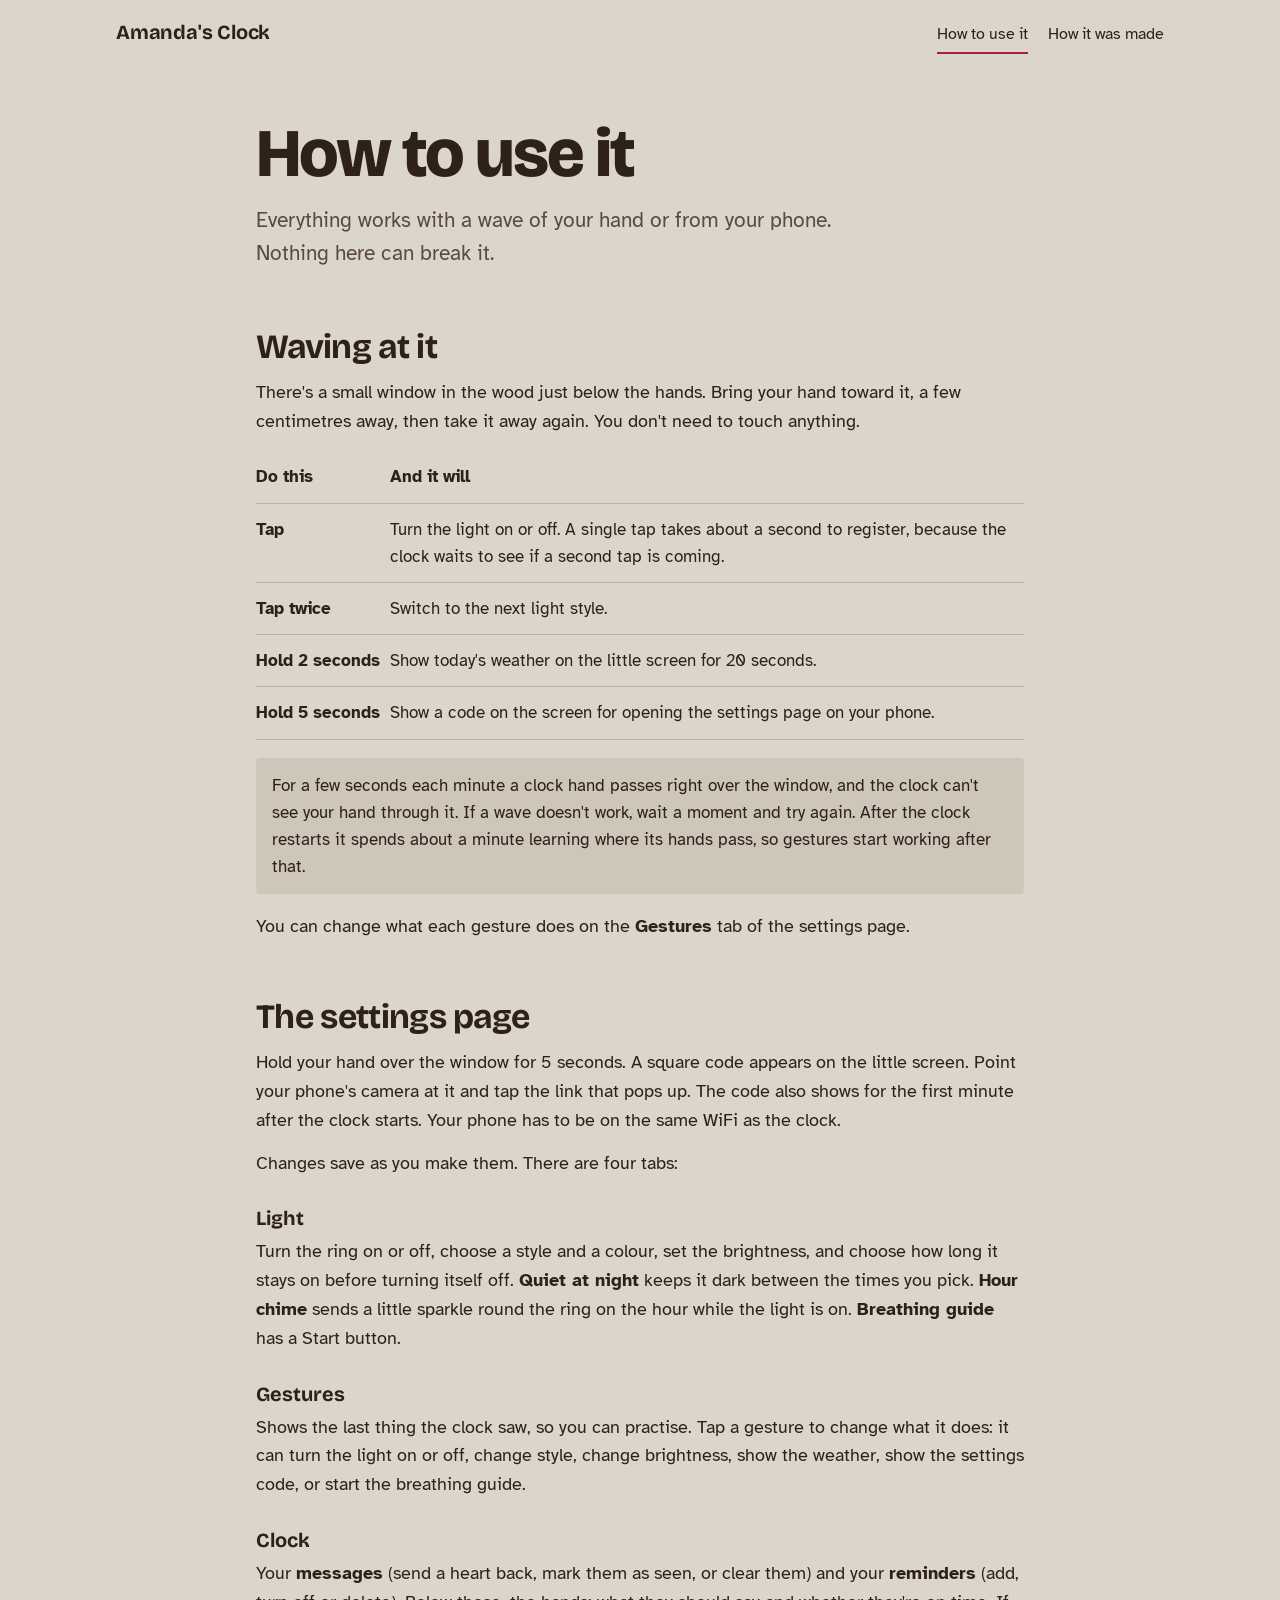
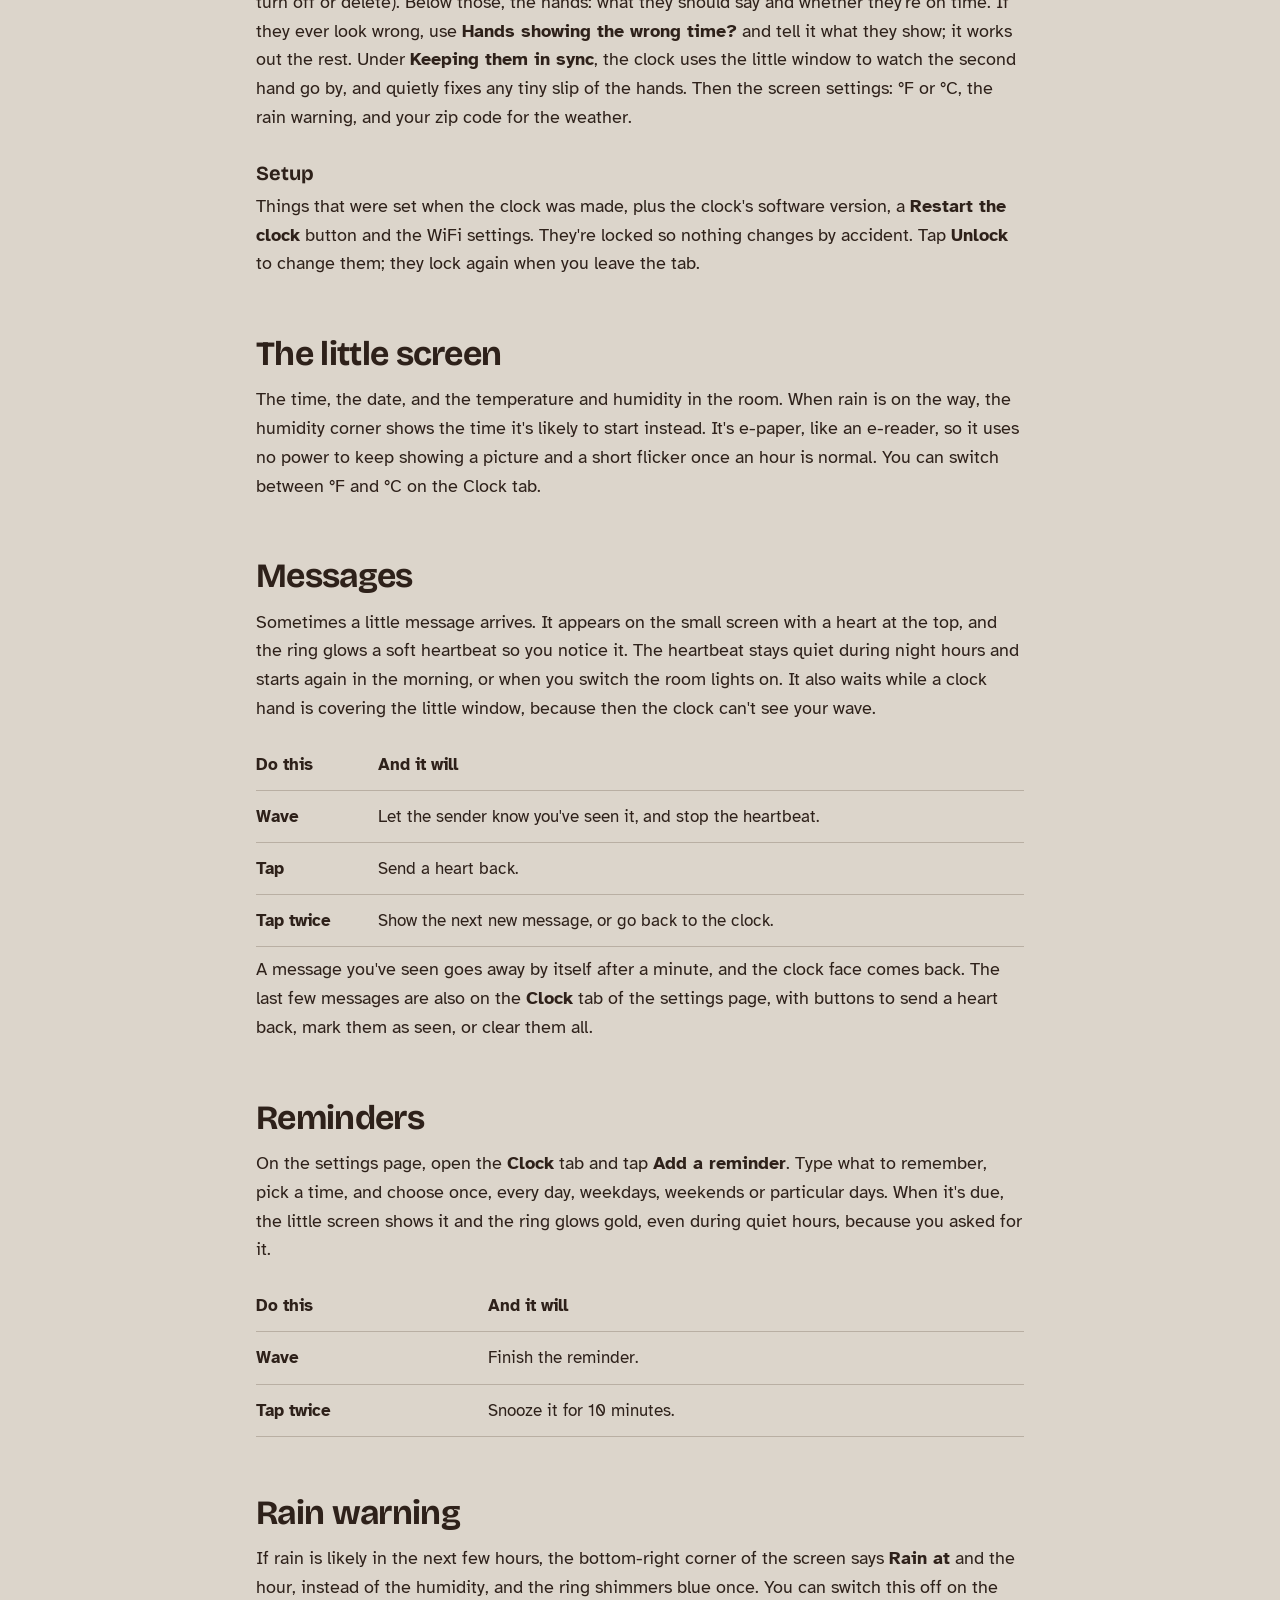
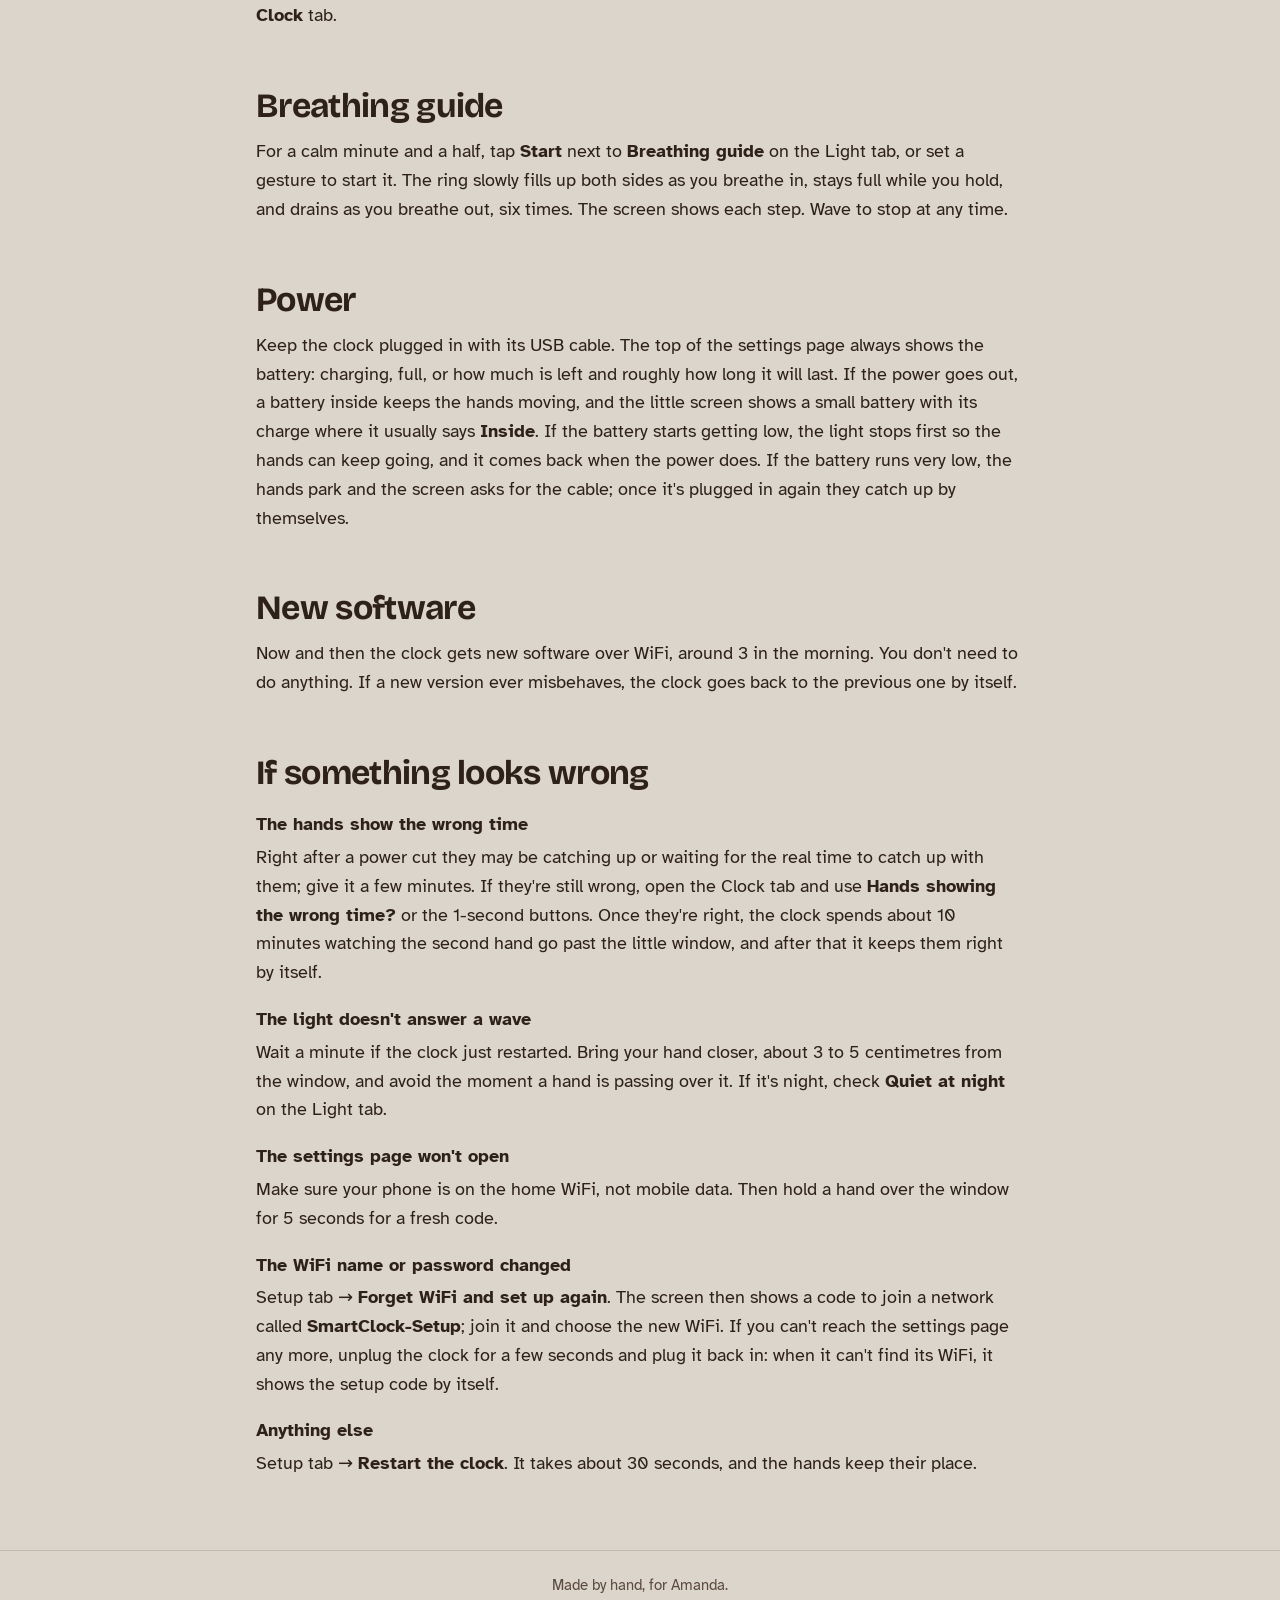
<file: site/guide/index.html>
<!doctype html>
<html lang="en">
<head>
<meta charset="utf-8">
<meta name="viewport" content="width=device-width,initial-scale=1">
<title>How to use it · Amanda's Clock</title>
<meta name="description" content="How to use Amanda's Clock: gestures, the settings page, the light, the screen, and what to do if something looks wrong.">
<link rel="preconnect" href="https://fonts.googleapis.com">
<link rel="preconnect" href="https://fonts.gstatic.com" crossorigin>
<link href="https://fonts.googleapis.com/css2?family=Atkinson+Hyperlegible:wght@400;700&family=Bricolage+Grotesque:opsz,wght@12..96,700;12..96,800&display=swap" rel="stylesheet">
<link rel="stylesheet" href="../style.css">
</head>
<body>
<header class="bar">
  <a class="home" href="../">Amanda's Clock</a>
  <nav aria-label="Pages"><a href="./" aria-current="page">How to use it</a><a href="../story/">How it was made</a></nav>
</header>

<main class="read">
<div class="col">
  <h1 class="page">How to use it</h1>
  <p class="lede">Everything works with a wave of your hand or from your phone. Nothing here can break it.</p>

  <h2>Waving at it</h2>
  <p>There's a small window in the wood just below the hands. Bring your hand toward it, a few centimetres away, then take it away again. You don't need to touch anything.</p>
  <table class="gestures">
    <thead><tr><th scope="col">Do this</th><th scope="col">And it will</th></tr></thead>
    <tbody>
      <tr><td>Tap</td><td>Turn the light on or off. A single tap takes about a second to register, because the clock waits to see if a second tap is coming.</td></tr>
      <tr><td>Tap twice</td><td>Switch to the next light style.</td></tr>
      <tr><td>Hold 2 seconds</td><td>Show today's weather on the little screen for 20 seconds.</td></tr>
      <tr><td>Hold 5 seconds</td><td>Show a code on the screen for opening the settings page on your phone.</td></tr>
    </tbody>
  </table>
  <p class="tip">For a few seconds each minute a clock hand passes right over the window, and the clock can't see your hand through it. If a wave doesn't work, wait a moment and try again. After the clock restarts it spends about a minute learning where its hands pass, so gestures start working after that.</p>
  <p>You can change what each gesture does on the <b>Gestures</b> tab of the settings page.</p>

  <h2>The settings page</h2>
  <p>Hold your hand over the window for 5 seconds. A square code appears on the little screen. Point your phone's camera at it and tap the link that pops up. The code also shows for the first minute after the clock starts. Your phone has to be on the same WiFi as the clock.</p>
  <p>Changes save as you make them. There are four tabs:</p>
  <h3>Light</h3>
  <p>Turn the ring on or off, choose a style and a colour, set the brightness, and choose how long it stays on before turning itself off. <b>Quiet at night</b> keeps it dark between the times you pick. <b>Hour chime</b> sends a little sparkle round the ring on the hour while the light is on. <b>Breathing guide</b> has a Start button.</p>
  <h3>Gestures</h3>
  <p>Shows the last thing the clock saw, so you can practise. Tap a gesture to change what it does: it can turn the light on or off, change style, change brightness, show the weather, show the settings code, or start the breathing guide.</p>
  <h3>Clock</h3>
  <p>Your <b>messages</b> (send a heart back, mark them as seen, or clear them) and your <b>reminders</b> (add, turn off or delete). Below those, the hands: what they should say and whether they're on time. If they ever look wrong, use <b>Hands showing the wrong time?</b> and tell it what they show; it works out the rest. Under <b>Keeping them in sync</b>, the clock uses the little window to watch the second hand go by, and quietly fixes any tiny slip of the hands. Then the screen settings: °F or °C, the rain warning, and your zip code for the weather.</p>
  <h3>Setup</h3>
  <p>Things that were set when the clock was made, plus the clock's software version, a <b>Restart the clock</b> button and the WiFi settings. They're locked so nothing changes by accident. Tap <b>Unlock</b> to change them; they lock again when you leave the tab.</p>

  <h2>The little screen</h2>
  <p>The time, the date, and the temperature and humidity in the room. When rain is on the way, the humidity corner shows the time it's likely to start instead. It's e-paper, like an e-reader, so it uses no power to keep showing a picture and a short flicker once an hour is normal. You can switch between °F and °C on the Clock tab.</p>

  <h2>Messages</h2>
  <p>Sometimes a little message arrives. It appears on the small screen with a heart at the top, and the ring glows a soft heartbeat so you notice it. The heartbeat stays quiet during night hours and starts again in the morning, or when you switch the room lights on. It also waits while a clock hand is covering the little window, because then the clock can't see your wave.</p>
  <table class="gestures">
    <thead><tr><th scope="col">Do this</th><th scope="col">And it will</th></tr></thead>
    <tbody>
      <tr><td>Wave</td><td>Let the sender know you've seen it, and stop the heartbeat.</td></tr>
      <tr><td>Tap</td><td>Send a heart back.</td></tr>
      <tr><td>Tap twice</td><td>Show the next new message, or go back to the clock.</td></tr>
    </tbody>
  </table>
  <p>A message you've seen goes away by itself after a minute, and the clock face comes back. The last few messages are also on the <b>Clock</b> tab of the settings page, with buttons to send a heart back, mark them as seen, or clear them all.</p>

  <h2>Reminders</h2>
  <p>On the settings page, open the <b>Clock</b> tab and tap <b>Add a reminder</b>. Type what to remember, pick a time, and choose once, every day, weekdays, weekends or particular days. When it's due, the little screen shows it and the ring glows gold, even during quiet hours, because you asked for it.</p>
  <table class="gestures">
    <thead><tr><th scope="col">Do this</th><th scope="col">And it will</th></tr></thead>
    <tbody>
      <tr><td>Wave</td><td>Finish the reminder.</td></tr>
      <tr><td>Tap twice</td><td>Snooze it for 10 minutes.</td></tr>
    </tbody>
  </table>

  <h2>Rain warning</h2>
  <p>If rain is likely in the next few hours, the bottom-right corner of the screen says <b>Rain at</b> and the hour, instead of the humidity, and the ring shimmers blue once. You can switch this off on the <b>Clock</b> tab.</p>

  <h2>Breathing guide</h2>
  <p>For a calm minute and a half, tap <b>Start</b> next to <b>Breathing guide</b> on the Light tab, or set a gesture to start it. The ring slowly fills up both sides as you breathe in, stays full while you hold, and drains as you breathe out, six times. The screen shows each step. Wave to stop at any time.</p>

  <h2>Power</h2>
  <p>Keep the clock plugged in with its USB cable. The top of the settings page always shows the battery: charging, full, or how much is left and roughly how long it will last. If the power goes out, a battery inside keeps the hands moving, and the little screen shows a small battery with its charge where it usually says <b>Inside</b>. If the battery starts getting low, the light stops first so the hands can keep going, and it comes back when the power does. If the battery runs very low, the hands park and the screen asks for the cable; once it's plugged in again they catch up by themselves.</p>

  <h2>New software</h2>
  <p>Now and then the clock gets new software over WiFi, around 3 in the morning. You don't need to do anything. If a new version ever misbehaves, the clock goes back to the previous one by itself.</p>

  <h2>If something looks wrong</h2>
  <dl class="fix">
    <dt>The hands show the wrong time</dt>
    <dd>Right after a power cut they may be catching up or waiting for the real time to catch up with them; give it a few minutes. If they're still wrong, open the Clock tab and use <b>Hands showing the wrong time?</b> or the 1-second buttons. Once they're right, the clock spends about 10 minutes watching the second hand go past the little window, and after that it keeps them right by itself.</dd>
    <dt>The light doesn't answer a wave</dt>
    <dd>Wait a minute if the clock just restarted. Bring your hand closer, about 3 to 5 centimetres from the window, and avoid the moment a hand is passing over it. If it's night, check <b>Quiet at night</b> on the Light tab.</dd>
    <dt>The settings page won't open</dt>
    <dd>Make sure your phone is on the home WiFi, not mobile data. Then hold a hand over the window for 5 seconds for a fresh code.</dd>
    <dt>The WiFi name or password changed</dt>
    <dd>Setup tab → <b>Forget WiFi and set up again</b>. The screen then shows a code to join a network called <b>SmartClock-Setup</b>; join it and choose the new WiFi. If you can't reach the settings page any more, unplug the clock for a few seconds and plug it back in: when it can't find its WiFi, it shows the setup code by itself.</dd>
    <dt>Anything else</dt>
    <dd>Setup tab → <b>Restart the clock</b>. It takes about 30 seconds, and the hands keep their place.</dd>
  </dl>
</div>
</main>

<footer>Made by hand, for Amanda.</footer>
</body>
</html>
</file>
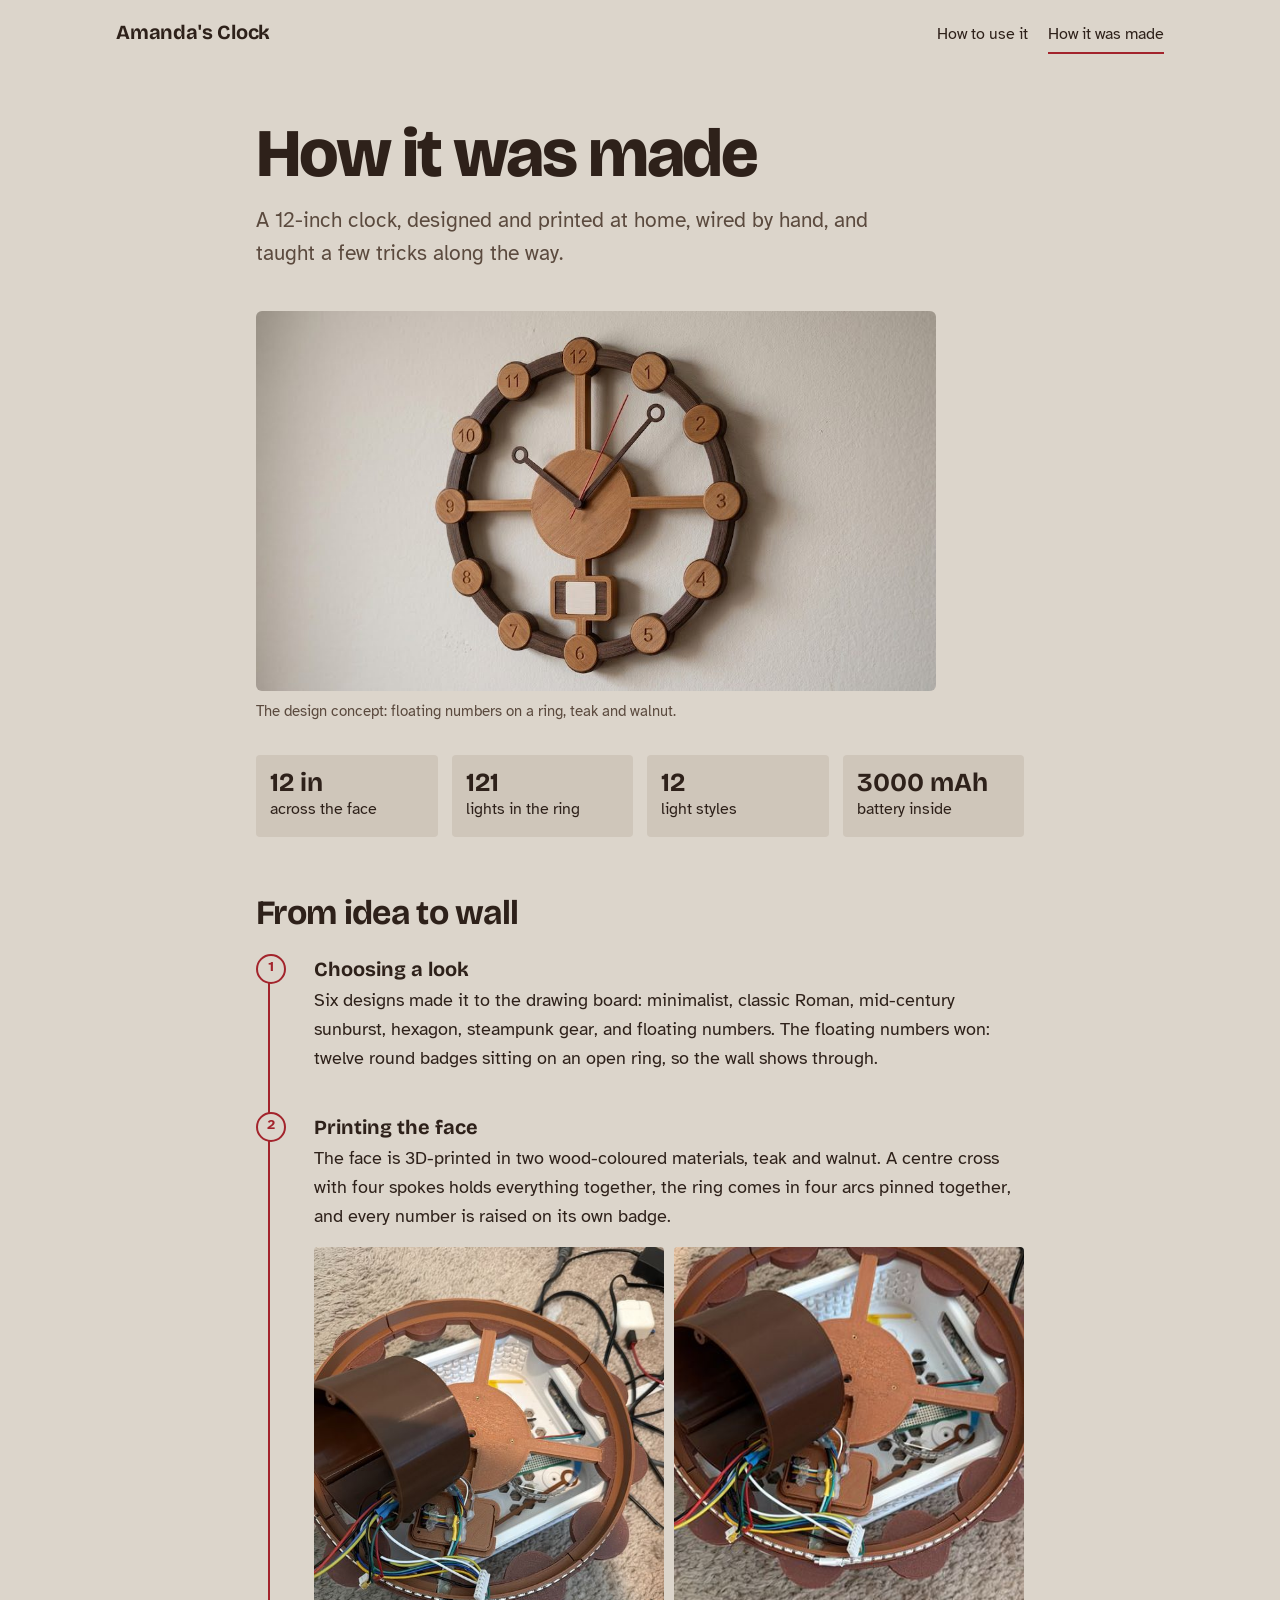
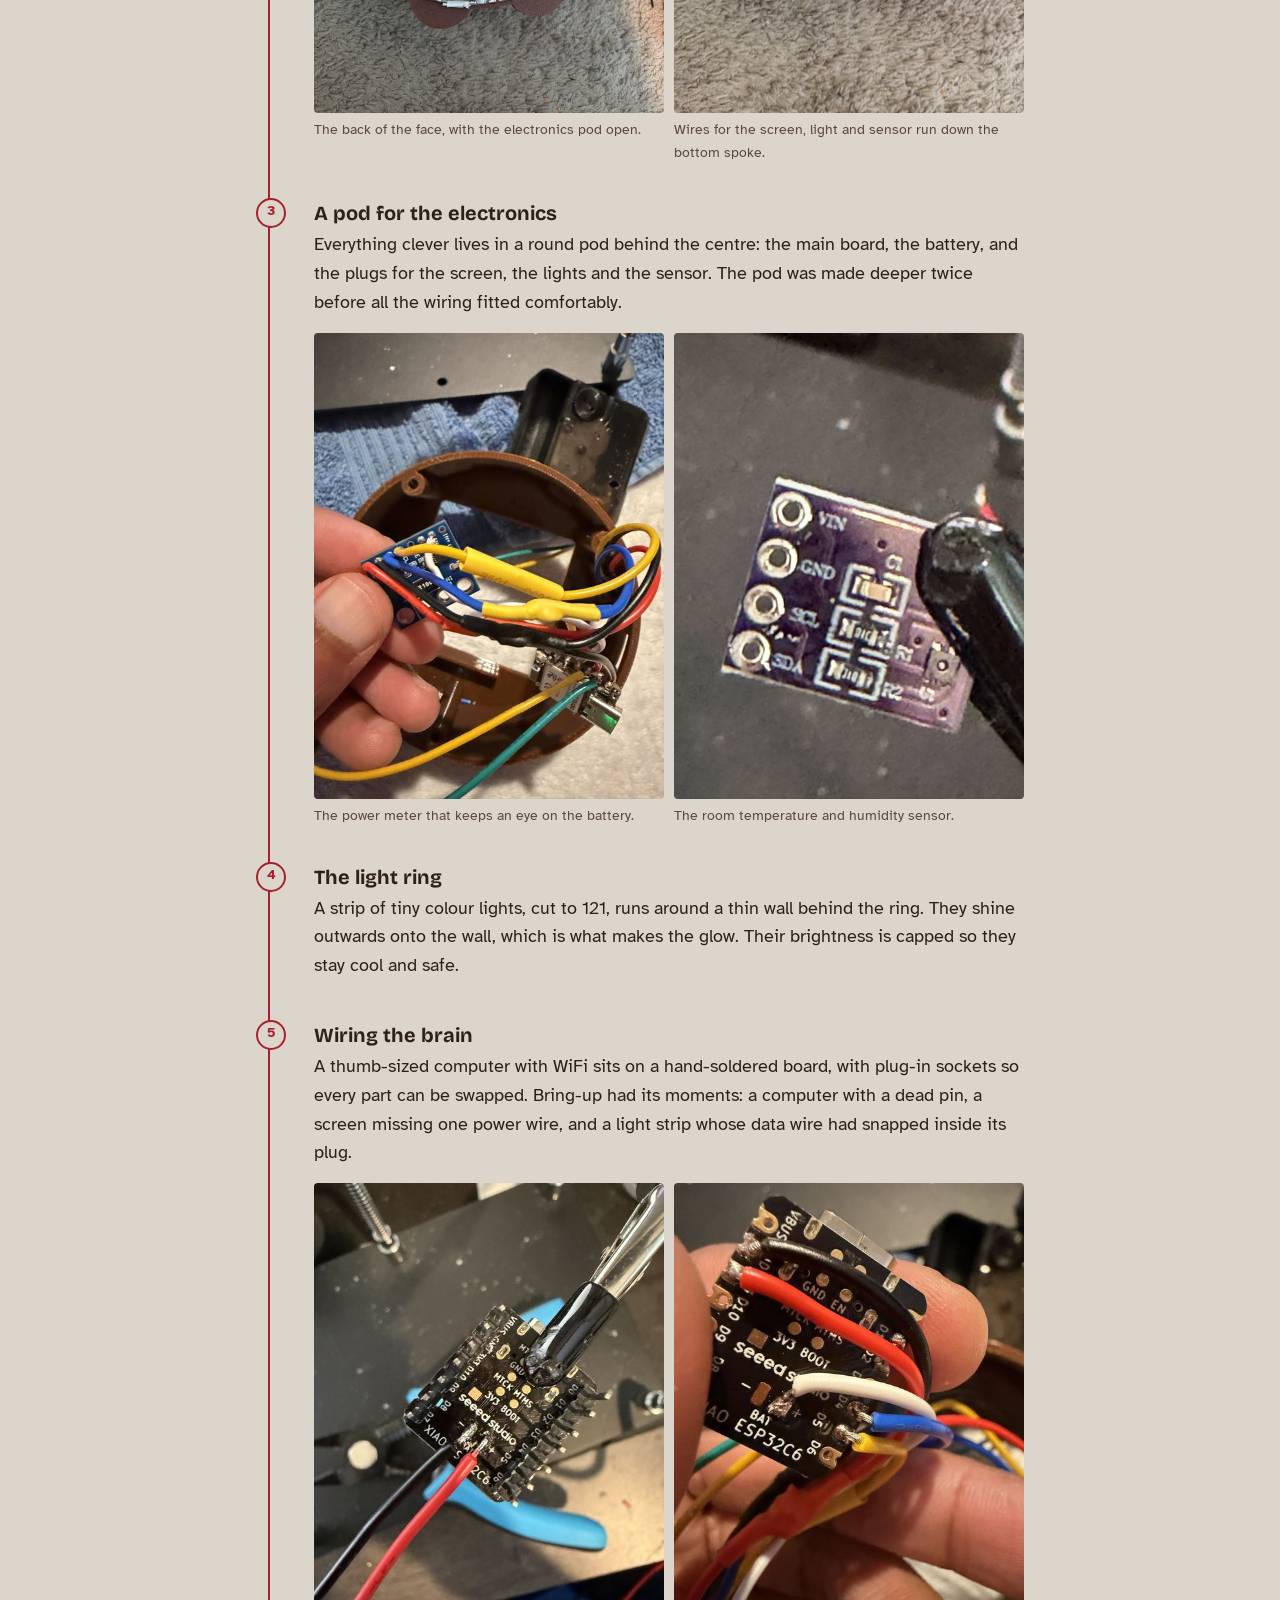
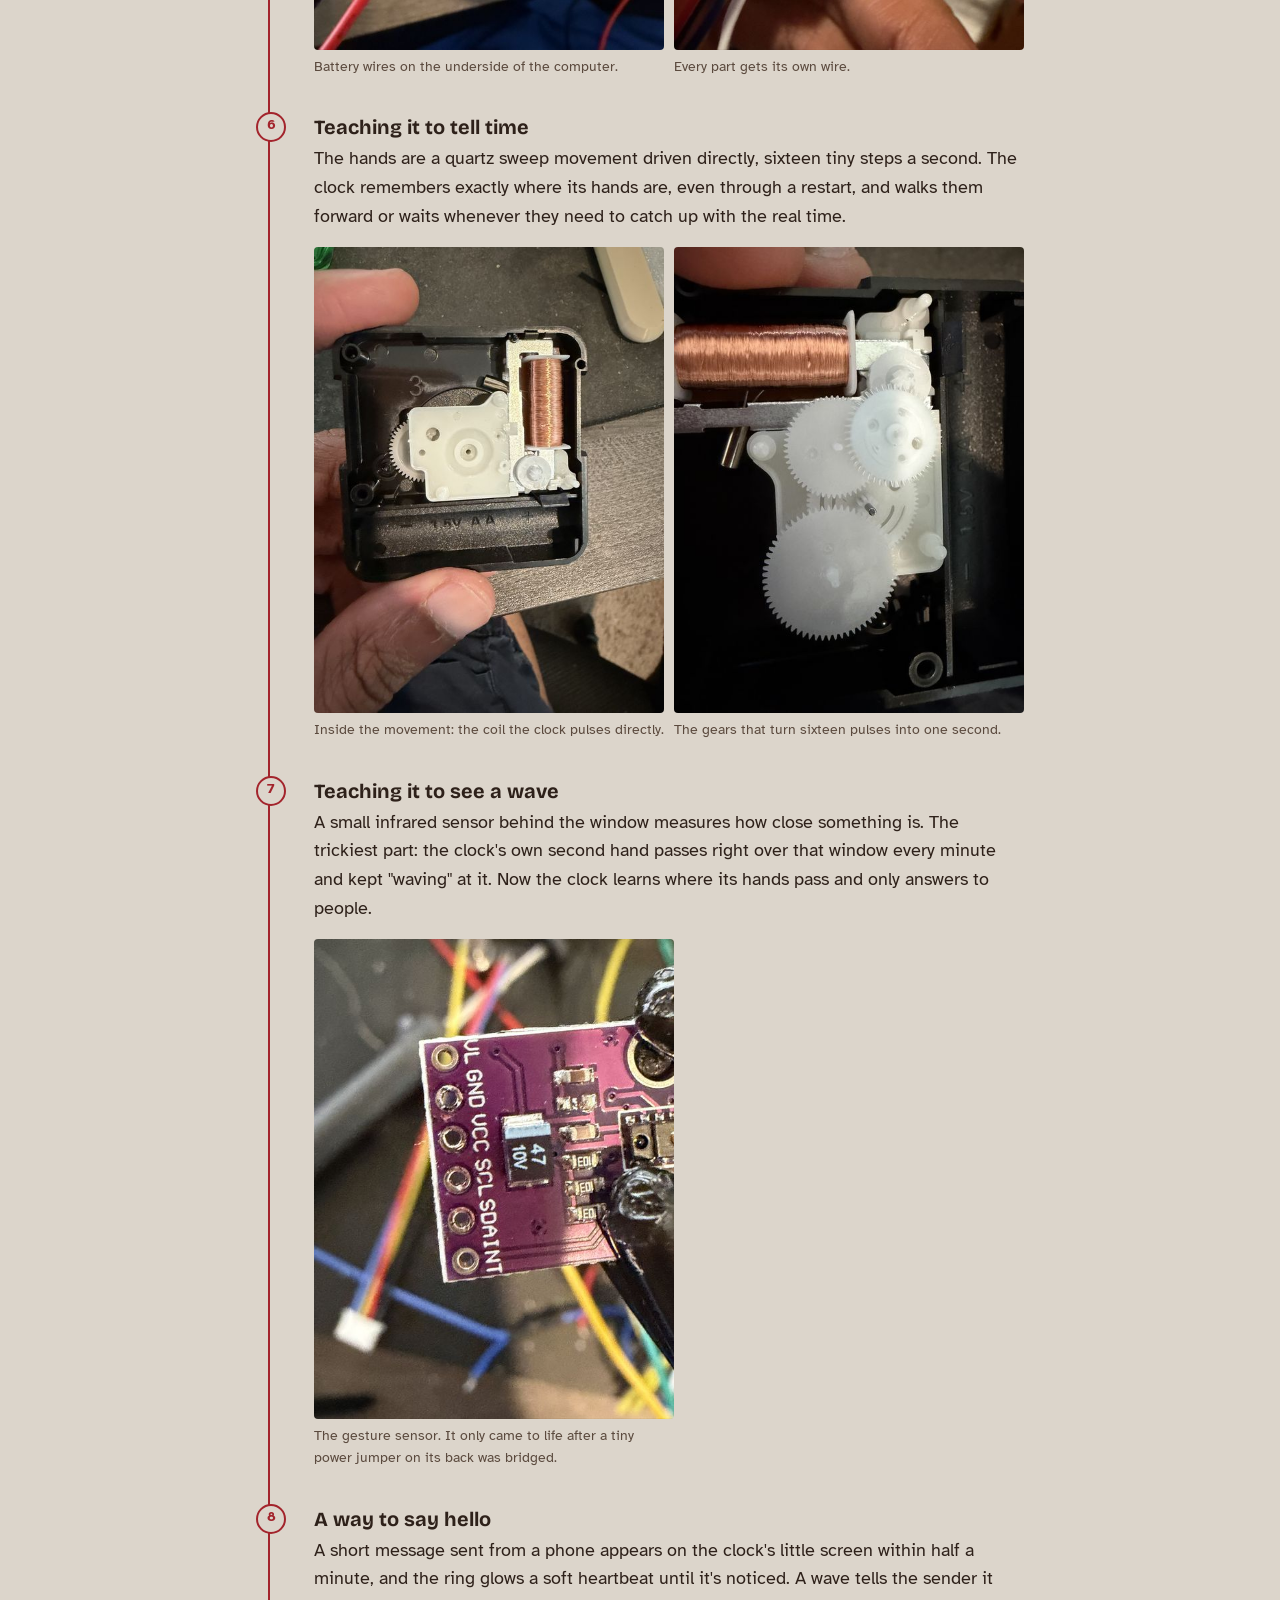
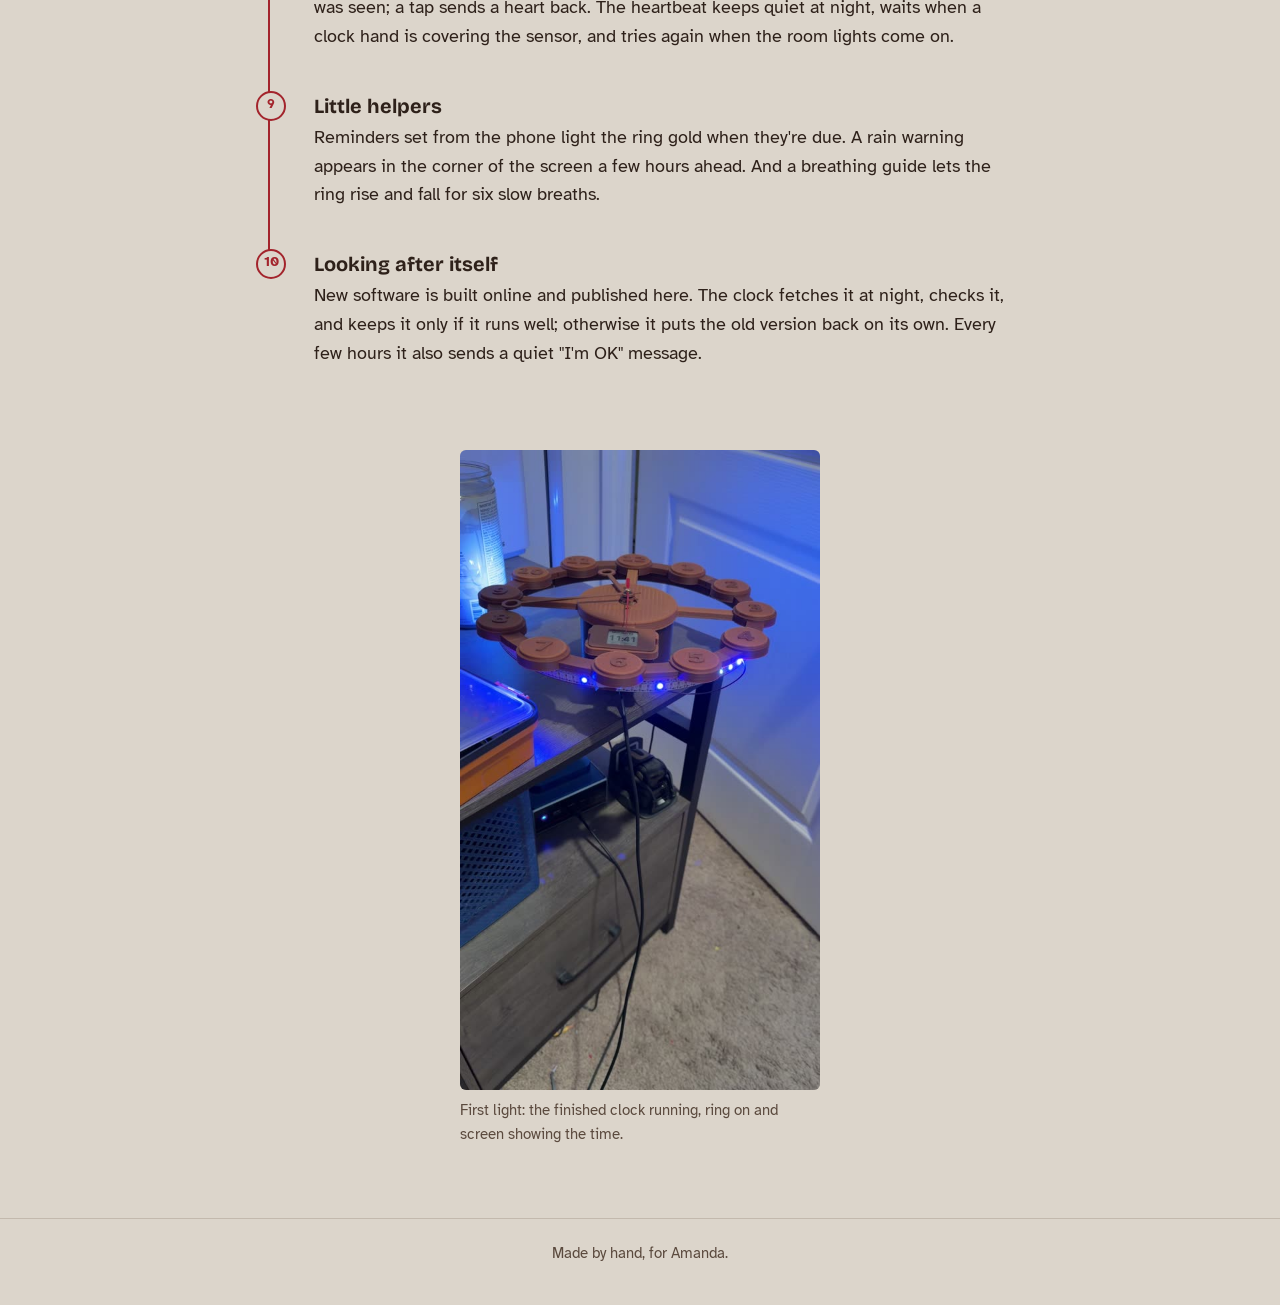
<file: site/story/index.html>
<!doctype html>
<html lang="en">
<head>
<meta charset="utf-8">
<meta name="viewport" content="width=device-width,initial-scale=1">
<title>How it was made · Amanda's Clock</title>
<meta name="description" content="How Amanda's Clock was made: the design, the 3D-printed face, the light ring, the electronics and the software.">
<link rel="preconnect" href="https://fonts.googleapis.com">
<link rel="preconnect" href="https://fonts.gstatic.com" crossorigin>
<link href="https://fonts.googleapis.com/css2?family=Atkinson+Hyperlegible:wght@400;700&family=Bricolage+Grotesque:opsz,wght@12..96,700;12..96,800&display=swap" rel="stylesheet">
<link rel="stylesheet" href="../style.css">
</head>
<body>
<header class="bar">
  <a class="home" href="../">Amanda's Clock</a>
  <nav aria-label="Pages"><a href="../guide/">How to use it</a><a href="./" aria-current="page">How it was made</a></nav>
</header>

<main class="read">
<div class="col">
  <h1 class="page">How it was made</h1>
  <p class="lede">A 12-inch clock, designed and printed at home, wired by hand, and taught a few tricks along the way.</p>

  <figure>
    <img src="../img/clock-day-1024.jpg" srcset="../img/clock-day-640.jpg 640w, ../img/clock-day-1024.jpg 1024w" sizes="(max-width: 700px) 100vw, 680px"
         alt="The clock design by daylight: a dark ring with twelve round teak number badges, four spokes, a wooden centre disc and a small screen below it.">
    <figcaption>The design concept: floating numbers on a ring, teak and walnut.</figcaption>
  </figure>

  <ul class="facts">
    <li><b>12 in</b>across the face</li>
    <li><b>121</b>lights in the ring</li>
    <li><b>12</b>light styles</li>
    <li><b>3000 mAh</b>battery inside</li>
  </ul>

  <h2>From idea to wall</h2>
  <ol class="timeline">
    <li>
      <h3>Choosing a look</h3>
      <p>Six designs made it to the drawing board: minimalist, classic Roman, mid-century sunburst, hexagon, steampunk gear, and floating numbers. The floating numbers won: twelve round badges sitting on an open ring, so the wall shows through.</p>
    </li>
    <li>
      <h3>Printing the face</h3>
      <p>The face is 3D-printed in two wood-coloured materials, teak and walnut. A centre cross with four spokes holds everything together, the ring comes in four arcs pinned together, and every number is raised on its own badge.</p>
      <div class="pair"><figure><img src="../img/back-wide-700.jpg" srcset="../img/back-wide-700.jpg 700w, ../img/back-wide-1200.jpg 1200w" sizes="(max-width: 700px) 46vw, 330px" loading="lazy" alt="The back of the printed face: four ring arcs, number badges, four spokes and the centre disc, with wires running down the bottom spoke."><figcaption>The back of the face, with the electronics pod open.</figcaption></figure><figure><img src="../img/back-open-700.jpg" srcset="../img/back-open-700.jpg 700w, ../img/back-open-1200.jpg 1200w" sizes="(max-width: 700px) 46vw, 330px" loading="lazy" alt="Close-up of the back of the face with the pod lifted aside and coloured wires running to the screen badge."><figcaption>Wires for the screen, light and sensor run down the bottom spoke.</figcaption></figure></div>
    </li>
    <li>
      <h3>A pod for the electronics</h3>
      <p>Everything clever lives in a round pod behind the centre: the main board, the battery, and the plugs for the screen, the lights and the sensor. The pod was made deeper twice before all the wiring fitted comfortably.</p>
      <div class="pair"><figure><img src="../img/pod-wiring-700.jpg" srcset="../img/pod-wiring-700.jpg 700w, ../img/pod-wiring-1200.jpg 1200w" sizes="(max-width: 700px) 46vw, 330px" loading="lazy" alt="A small blue power-meter board wired with yellow, blue, red and black wires, held over the open brown pod with the computer board inside."><figcaption>The power meter that keeps an eye on the battery.</figcaption></figure><figure><img src="../img/temp-sensor-700.jpg" srcset="../img/temp-sensor-700.jpg 700w, ../img/temp-sensor-1200.jpg 1200w" sizes="(max-width: 700px) 46vw, 330px" loading="lazy" alt="A tiny purple temperature and humidity sensor board with four pins."><figcaption>The room temperature and humidity sensor.</figcaption></figure></div>
    </li>
    <li>
      <h3>The light ring</h3>
      <p>A strip of tiny colour lights, cut to 121, runs around a thin wall behind the ring. They shine outwards onto the wall, which is what makes the glow. Their brightness is capped so they stay cool and safe.</p>
    </li>
    <li>
      <h3>Wiring the brain</h3>
      <p>A thumb-sized computer with WiFi sits on a hand-soldered board, with plug-in sockets so every part can be swapped. Bring-up had its moments: a computer with a dead pin, a screen missing one power wire, and a light strip whose data wire had snapped inside its plug.</p>
      <div class="pair"><figure><img src="../img/brain-battery-700.jpg" srcset="../img/brain-battery-700.jpg 700w, ../img/brain-battery-1200.jpg 1200w" sizes="(max-width: 700px) 46vw, 330px" loading="lazy" alt="The thumb-sized computer board held in a clamp, with red and black battery wires soldered to its underside."><figcaption>Battery wires on the underside of the computer.</figcaption></figure><figure><img src="../img/brain-wired-700.jpg" srcset="../img/brain-wired-700.jpg 700w, ../img/brain-wired-1200.jpg 1200w" sizes="(max-width: 700px) 46vw, 330px" loading="lazy" alt="The computer board with several coloured wires soldered to its pins."><figcaption>Every part gets its own wire.</figcaption></figure></div>
    </li>
    <li>
      <h3>Teaching it to tell time</h3>
      <p>The hands are a quartz sweep movement driven directly, sixteen tiny steps a second. The clock remembers exactly where its hands are, even through a restart, and walks them forward or waits whenever they need to catch up with the real time.</p>
      <div class="pair"><figure><img src="../img/movement-coil-700.jpg" srcset="../img/movement-coil-700.jpg 700w, ../img/movement-coil-1200.jpg 1200w" sizes="(max-width: 700px) 46vw, 330px" loading="lazy" alt="An opened quartz clock movement showing its copper coil and white plastic gear frame."><figcaption>Inside the movement: the coil the clock pulses directly.</figcaption></figure><figure><img src="../img/movement-gears-700.jpg" srcset="../img/movement-gears-700.jpg 700w, ../img/movement-gears-1200.jpg 1200w" sizes="(max-width: 700px) 46vw, 330px" loading="lazy" alt="Close-up of the white plastic gears beside the copper coil."><figcaption>The gears that turn sixteen pulses into one second.</figcaption></figure></div>
    </li>
    <li>
      <h3>Teaching it to see a wave</h3>
      <p>A small infrared sensor behind the window measures how close something is. The trickiest part: the clock's own second hand passes right over that window every minute and kept "waving" at it. Now the clock learns where its hands pass and only answers to people.</p>
      <figure class="single"><img src="../img/sensor-700.jpg" srcset="../img/sensor-700.jpg 700w, ../img/sensor-1200.jpg 1200w" sizes="360px" loading="lazy" alt="A small purple sensor board with pins labelled VL, GND, VCC, SCL, SDA and INT."><figcaption>The gesture sensor. It only came to life after a tiny power jumper on its back was bridged.</figcaption></figure>
    </li>
    <li>
      <h3>A way to say hello</h3>
      <p>A short message sent from a phone appears on the clock's little screen within half a minute, and the ring glows a soft heartbeat until it's noticed. A wave tells the sender it was seen; a tap sends a heart back. The heartbeat keeps quiet at night, waits when a clock hand is covering the sensor, and tries again when the room lights come on.</p>
    </li>
    <li>
      <h3>Little helpers</h3>
      <p>Reminders set from the phone light the ring gold when they're due. A rain warning appears in the corner of the screen a few hours ahead. And a breathing guide lets the ring rise and fall for six slow breaths.</p>
    </li>
    <li>
      <h3>Looking after itself</h3>
      <p>New software is built online and published here. The clock fetches it at night, checks it, and keeps it only if it runs well; otherwise it puts the old version back on its own. Every few hours it also sends a quiet "I'm OK" message.</p>
    </li>
  </ol>

  <figure class="running">
    <video src="../img/finished-running.mp4" poster="../img/finished-running.jpg" autoplay muted loop playsinline aria-label="The finished clock lying on a dresser, its light ring glowing blue and the little screen showing 11:41."></video>
    <figcaption>First light: the finished clock running, ring on and screen showing the time.</figcaption>
  </figure>
</div>
</main>

<footer>Made by hand, for Amanda.</footer>
<script>
if (matchMedia('(prefers-reduced-motion: reduce)').matches) document.querySelectorAll('video').forEach(v => { v.removeAttribute('autoplay'); v.pause(); v.controls = true; });
</script>
</body>
</html>
</file>
<file: site/style.css>
/* Amanda's Clock — the page is the wall the clock hangs on.
   Plaster greys from the photos, walnut ink, the red of the second hand for links,
   and the amber halo only where the light actually is. */
:root {
  --dusk: #463b31;        /* the wall at night, sampled from the glowing photo */
  --day-wall: #a59d92;    /* the same wall by daylight */
  --plaster: #dcd5cb;     /* reading background */
  --plaster-deep: #cfc6ba;
  --walnut: #2e211a;      /* text */
  --walnut-soft: #5b4a3e;
  --teak: #a8703f;
  --second: #a3242c;      /* the second hand */
  --halo: #f4a340;
  --measure: 64ch;
  --body: "Atkinson Hyperlegible", "Segoe UI", system-ui, sans-serif;
  --display: "Bricolage Grotesque", "Atkinson Hyperlegible", system-ui, sans-serif;
}

* { box-sizing: border-box; }
html { -webkit-text-size-adjust: 100%; }
body {
  margin: 0;
  background: var(--plaster);
  color: var(--walnut);
  font: 18px/1.6 var(--body);
}
img { max-width: 100%; height: auto; display: block; }
a { color: var(--second); text-decoration-thickness: 1.5px; text-underline-offset: 3px; }
a:hover { text-decoration-thickness: 2.5px; }
:focus-visible { outline: 3px solid var(--halo); outline-offset: 3px; border-radius: 4px; }

/* ---------- top bar ---------- */
.bar {
  display: flex; align-items: baseline; justify-content: space-between; gap: 16px; flex-wrap: wrap;
  max-width: 1080px; margin: 0 auto; padding: 18px 16px;
}
.bar .home { font: 700 20px/1 var(--display); color: inherit; text-decoration: none; letter-spacing: -.01em; }
.bar nav { display: flex; gap: 20px; flex-wrap: wrap; }
.bar nav a { color: inherit; text-decoration: none; font-size: 16px; padding: 4px 0; border-bottom: 2px solid transparent; }
.bar nav a:hover, .bar nav a[aria-current="page"] { border-bottom-color: var(--second); }
.on-dusk { color: #efe6db; }

/* ---------- home hero: the room goes dark, the ring lights up ---------- */
.hero {
  background: var(--dusk);
  color: #f3e9dd;
  animation: dusk 2.4s ease-in-out .9s both;
}
@keyframes dusk { from { background: var(--day-wall); } to { background: var(--dusk); } }
.hero .bar { animation: barInk 2.4s ease-in-out .9s both; }
@keyframes barInk { from { color: var(--walnut); } to { color: #efe6db; } }
.stage {
  position: relative; max-width: 1080px; margin: 0 auto; aspect-ratio: 1024 / 572;
  -webkit-mask: radial-gradient(ellipse closest-side at 50% 50%, #000 62%, transparent 100%);
          mask: radial-gradient(ellipse closest-side at 50% 50%, #000 62%, transparent 100%);
}
.stage img { position: absolute; inset: 0; width: 100%; height: 100%; object-fit: cover; }
.stage .glow { animation: lightOn 2.4s ease-in-out .9s both; }
@keyframes lightOn { from { opacity: 0; } to { opacity: 1; } }
.hero-text { max-width: 760px; margin: 0 auto; padding: 8px 16px 72px; text-align: center; }
.hero h1 {
  font: 800 clamp(48px, 10vw, 104px)/.95 var(--display);
  letter-spacing: -.035em; margin: 0 0 18px;
  color: #fbefe0;
  text-shadow: 0 0 40px rgba(244, 163, 64, .35);
}
.hero p { font-size: clamp(18px, 2.4vw, 22px); margin: 0 auto; max-width: 34ch; color: #e6d8c8; }
@media (prefers-reduced-motion: reduce) {
  .hero, .hero .bar, .stage .glow { animation: none; }
}

/* ---------- reading sections ---------- */
main.read { padding: 8px 0 72px; }
.col { max-width: calc(var(--measure) + 32px); margin: 0 auto; padding: 0 16px; }
.wide { max-width: 1080px; margin: 0 auto; padding: 0 16px; }
h1.page {
  font: 800 clamp(40px, 7vw, 68px)/1 var(--display); letter-spacing: -.03em; margin: 40px 0 16px;
}
.lede { font-size: 21px; color: var(--walnut-soft); margin: 0 0 40px; max-width: 46ch; }
h2 {
  font: 700 clamp(26px, 3.6vw, 34px)/1.15 var(--display); letter-spacing: -.02em;
  margin: 56px 0 12px;
}
h3 { font: 700 20px/1.3 var(--display); margin: 28px 0 6px; }
p { margin: 0 0 14px; }
.muted { color: var(--walnut-soft); }

/* what it does: two columns of plain statements, a short teak rule on each */
.does { display: grid; grid-template-columns: repeat(auto-fit, minmax(260px, 1fr)); gap: 28px 40px; margin: 24px 0 0; padding: 0; list-style: none; }
.does li { border-top: 3px solid var(--teak); padding-top: 12px; }
.does b { display: block; font: 700 20px/1.3 var(--display); margin-bottom: 4px; }

/* light styles: a ring swatch per style, like the tiles on the settings page */
.styles { display: grid; grid-template-columns: repeat(auto-fill, minmax(132px, 1fr)); gap: 22px 16px; margin: 24px 0 0; padding: 0; list-style: none; }
.styles li { text-align: center; font-size: 16px; }
.ring {
  width: 72px; height: 72px; border-radius: 50%; margin: 0 auto 8px;
  -webkit-mask: radial-gradient(circle, transparent 24px, #000 25px);
          mask: radial-gradient(circle, transparent 24px, #000 25px);
  background: var(--c, #ff8c3c);
}
.r-breathe { opacity: .75; }
.r-rainbow { background: conic-gradient(red, orange, yellow, lime, cyan, blue, magenta, red); }
.r-markers { background: conic-gradient(from -8deg, #ff8c3c 0 16deg, #ff8c3c33 16deg 112deg, #fff 112deg 124deg, #ff8c3c33 124deg); }
.r-comet { background: conic-gradient(transparent 0 200deg, #ff8c3c); }
.r-twinkle { background: radial-gradient(circle at 20% 30%, #fff 0 4px, transparent 5px), radial-gradient(circle at 78% 22%, #ff8c3c 0 4px, transparent 5px), radial-gradient(circle at 80% 76%, #fff 0 4px, transparent 5px), radial-gradient(circle at 24% 80%, #ff8c3c 0 4px, transparent 5px), #ff8c3c33; }
.r-ferris { background: conic-gradient(#ff3a2a 0 12deg, #3a1d0a 12deg 30deg, #ffbe14 30deg 42deg, #3a1d0a 42deg 60deg, #2878ff 60deg 72deg, #3a1d0a 72deg 90deg, #28dc5a 90deg 102deg, #3a1d0a 102deg 120deg, #ff46b4 120deg 132deg, #3a1d0a 132deg 150deg, #ff7814 150deg 162deg, #3a1d0a 162deg 180deg, #ff3a2a 180deg 192deg, #3a1d0a 192deg 210deg, #ffbe14 210deg 222deg, #3a1d0a 222deg 240deg, #2878ff 240deg 252deg, #3a1d0a 252deg 270deg, #28dc5a 270deg 282deg, #3a1d0a 282deg 300deg, #ff46b4 300deg 312deg, #3a1d0a 312deg 330deg, #ff7814 330deg 342deg, #3a1d0a 342deg); }
.r-orbit { background: conic-gradient(#ff8c3c1a 0 250deg, #ff8c3c 340deg, #fff 352deg, #ff8c3c1a 356deg); }
.r-ocean { background: conic-gradient(#0a2f78, #13a0a0, #0a3c8c, #2ab4b4, #0a2f78, #1890a8, #0a2f78); }
.r-aurora { background: conic-gradient(#20e070, #18b4a0, #7a4ad0, #28d080, #1aa8b0, #9a50d8, #20e070); }
.r-candle { background: conic-gradient(#ff6a10, #ff9a2a, #e25008, #ff8a1c, #ff6a10); }
.r-weather { background: conic-gradient(#3c6eff, #78c8ff, #ffbe3c, #ff6e14, #ffbe3c, #78c8ff, #3c6eff); }

/* figures */
figure { margin: 32px 0; }
figure img { border-radius: 6px; }
figcaption { font-size: 15px; color: var(--walnut-soft); margin-top: 8px; }

/* onward links at the bottom of the home page */
.onward { display: grid; grid-template-columns: repeat(auto-fit, minmax(240px, 1fr)); gap: 16px; margin: 32px 0 0; }
.onward a {
  display: block; padding: 22px 22px 20px; background: var(--plaster-deep); color: var(--walnut);
  text-decoration: none; border-radius: 4px; border-left: 4px solid var(--second);
}
.onward a b { display: block; font: 700 22px/1.2 var(--display); margin-bottom: 4px; }
.onward a span { color: var(--walnut-soft); font-size: 16px; }
.onward a:hover { background: #c6bcaf; }

/* guide: gesture table */
.gestures { width: 100%; border-collapse: collapse; margin: 16px 0 8px; font-size: 17px; }
.gestures th, .gestures td { text-align: left; padding: 12px 10px 12px 0; border-bottom: 1px solid #b9afa3; vertical-align: top; }
.gestures th { font-weight: 700; }
.gestures td:first-child { font-weight: 700; white-space: nowrap; }
.tip { background: var(--plaster-deep); padding: 14px 16px; border-radius: 4px; margin: 18px 0; font-size: 17px; }
dl.fix { margin: 12px 0 0; }
dl.fix dt { font-weight: 700; margin-top: 18px; }
dl.fix dd { margin: 4px 0 0; }

/* story: a real timeline, so it's numbered; the rail is the red second hand */
.timeline { list-style: none; margin: 24px 0 0; padding: 0; counter-reset: step; }
.timeline > li { position: relative; padding: 0 0 28px 44px; border-left: 2px solid var(--second); margin-left: 12px; counter-increment: step; }
.timeline > li:last-child { border-left-color: transparent; }
.timeline > li::before {
  content: counter(step); position: absolute; left: -14px; top: -2px; width: 26px; height: 26px; border-radius: 50%;
  background: var(--plaster); border: 2px solid var(--second); color: var(--second);
  font: 700 14px/22px var(--body); text-align: center;
}
.timeline h3 { margin: 0 0 4px; }
.facts { display: grid; grid-template-columns: repeat(auto-fit, minmax(150px, 1fr)); gap: 14px; margin: 20px 0 0; padding: 0; list-style: none; }
.facts li { background: var(--plaster-deep); padding: 14px; border-radius: 4px; font-size: 16px; }
.facts b { display: block; font: 700 26px/1.1 var(--display); }

/* install */
esp-web-install-button button, .button {
  font: 700 17px var(--body); background: var(--walnut); color: #f6ece0; border: 0; border-radius: 6px;
  padding: 13px 20px; cursor: pointer;
}
esp-web-install-button button:hover, .button:hover { background: #46332a; }
code { background: var(--plaster-deep); padding: 1px 6px; border-radius: 4px; font-size: .92em; }

footer { border-top: 1px solid #c3b9ad; padding: 22px 16px 40px; text-align: center; font-size: 15px; color: var(--walnut-soft); }

/* photo pairs inside the story; portrait phone photos sit side by side */
.pair { display: grid; grid-template-columns: 1fr 1fr; gap: 10px; margin: 16px 0 8px; }
.pair figure, .timeline figure { margin: 0; }
.timeline figure.single { margin: 16px 0 8px; max-width: 360px; }
.pair img, .timeline figure img { width: 100%; aspect-ratio: 3 / 4; object-fit: cover; border-radius: 4px; }
.pair figcaption, .timeline figcaption { font-size: 14px; margin-top: 6px; }
.running { margin: 40px auto 0; max-width: 360px; }
.running video { width: 100%; border-radius: 6px; display: block; background: var(--plaster-deep); }

/* phones: crop the hero photo square so the clock fills the width */
@media (max-width: 640px) {
  .stage { aspect-ratio: 1 / 1; }
  .stage img { object-position: 50% 50%; }
}
</file>
